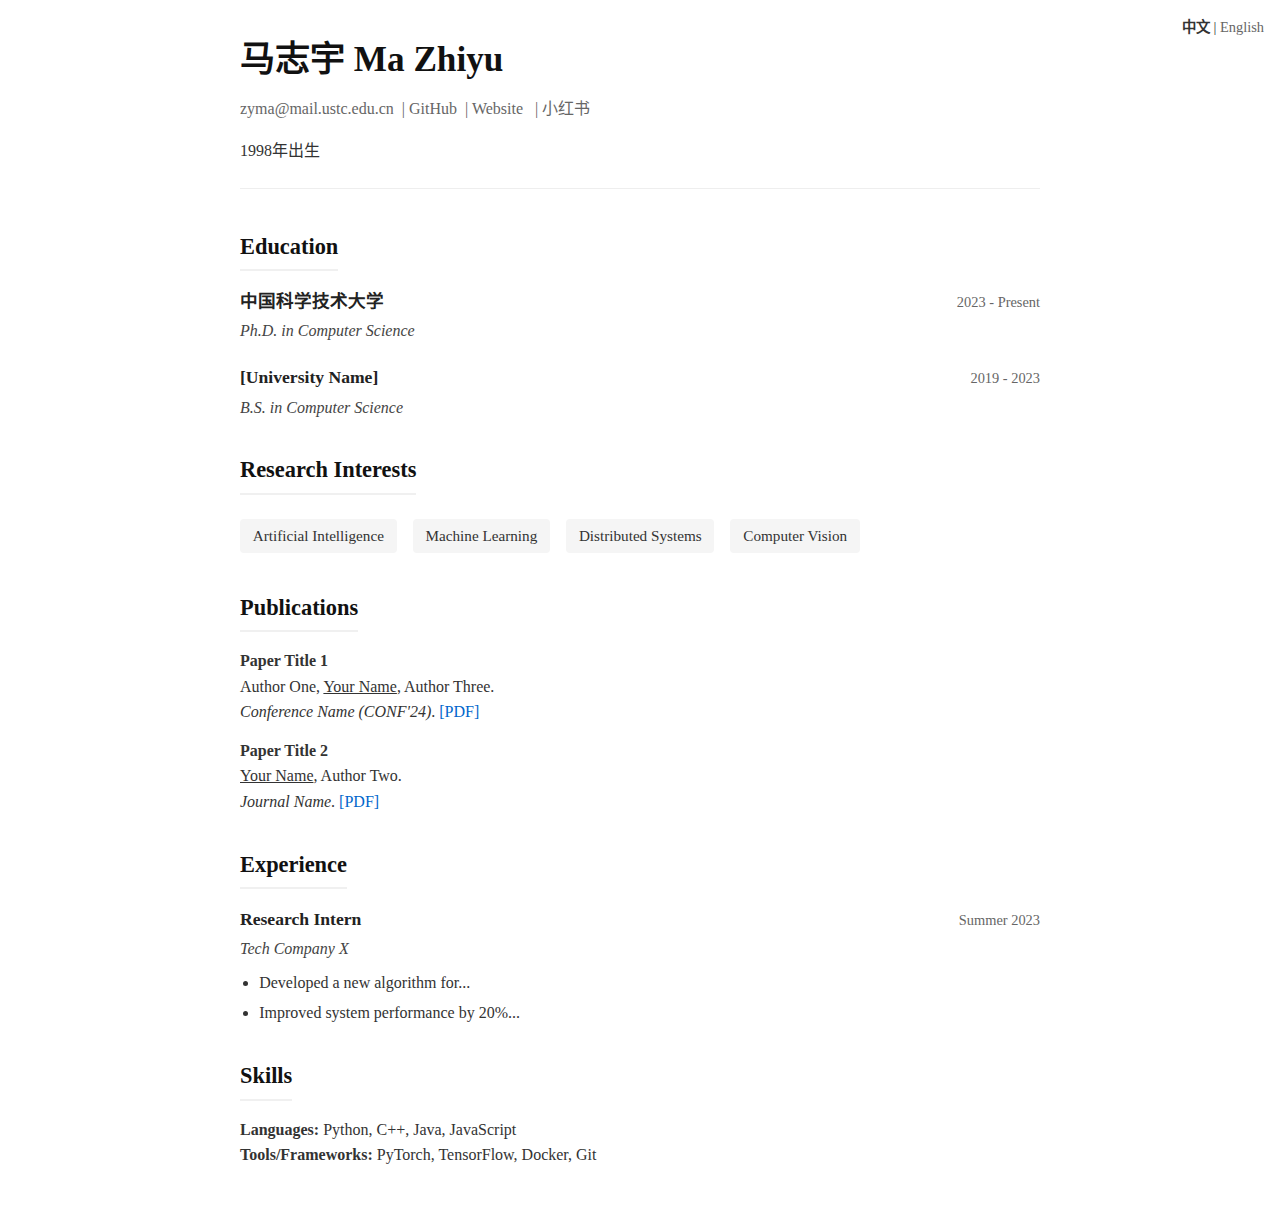
<file: index.html>
<!DOCTYPE html>
<html lang="zh-CN">

<head>
    <meta charset="UTF-8">
    <meta name="viewport" content="width=device-width, initial-scale=1.0">
    <title>马志宇 Ma Zhiyu</title>
    <link rel="stylesheet" href="style.css">
    <style>
        .lang-switch {
            position: absolute;
            top: 1rem;
            right: 1rem;
            font-size: 0.9rem;
        }

        .lang-switch a {
            color: #666;
            text-decoration: none;
        }

        .lang-switch a:hover {
            color: #0066cc;
            text-decoration: underline;
        }

        /* Mobile adjustment for lang switch */
        @media (max-width: 600px) {
            .lang-switch {
                position: static;
                text-align: right;
                margin-bottom: 0.5rem;
            }
        }
    </style>
</head>

<body>
    <div class="container">
        <div class="lang-switch">
            <strong>中文</strong> | <a href="index_en.html">English</a>
        </div>
        <header class="resume-header">
            <h1>马志宇 Ma Zhiyu</h1>
            <p class="contact-info">
                <a href="mailto:zyma@mail.ustc.edu.cn">zyma@mail.ustc.edu.cn</a>|
                <a href="https://github.com/zhiyongm">GitHub</a>|
                <a href="https://mazhiyu.top">Website</a> |
                <a href="https://www.xiaohongshu.com/user/profile/6282859f000000002102090c">小红书</a>
            </p>
            <p class="bio">
                1998年出生
            </p>
        </header>

        <section class="section">
            <h2>Education</h2>
            <div class="item">
                <div class="item-header">
                    <h3>中国科学技术大学</h3>
                    <span class="date">2023 - Present</span>
                </div>
                <p class="degree">Ph.D. in Computer Science</p>
            </div>
            <div class="item">
                <div class="item-header">
                    <h3>[University Name]</h3>
                    <span class="date">2019 - 2023</span>
                </div>
                <p class="degree">B.S. in Computer Science</p>
            </div>
        </section>

        <section class="section">
            <h2>Research Interests</h2>
            <ul class="interests-list">
                <li>Artificial Intelligence</li>
                <li>Machine Learning</li>
                <li>Distributed Systems</li>
                <li>Computer Vision</li>
            </ul>
        </section>

        <section class="section">
            <h2>Publications</h2>
            <div class="publication">
                <p>
                    <strong>Paper Title 1</strong><br>
                    Author One, <u>Your Name</u>, Author Three.<br>
                    <em>Conference Name (CONF'24)</em>. <a href="#">[PDF]</a>
                </p>
            </div>
            <div class="publication">
                <p>
                    <strong>Paper Title 2</strong><br>
                    <u>Your Name</u>, Author Two.<br>
                    <em>Journal Name</em>. <a href="#">[PDF]</a>
                </p>
            </div>
        </section>

        <section class="section">
            <h2>Experience</h2>
            <div class="item">
                <div class="item-header">
                    <h3>Research Intern</h3>
                    <span class="date">Summer 2023</span>
                </div>
                <p class="company">Tech Company X</p>
                <ul class="details">
                    <li>Developed a new algorithm for...</li>
                    <li>Improved system performance by 20%...</li>
                </ul>
            </div>
        </section>

        <section class="section">
            <h2>Skills</h2>
            <p><strong>Languages:</strong> Python, C++, Java, JavaScript</p>
            <p><strong>Tools/Frameworks:</strong> PyTorch, TensorFlow, Docker, Git</p>
        </section>
    </div>
</body>

</html>
</file>
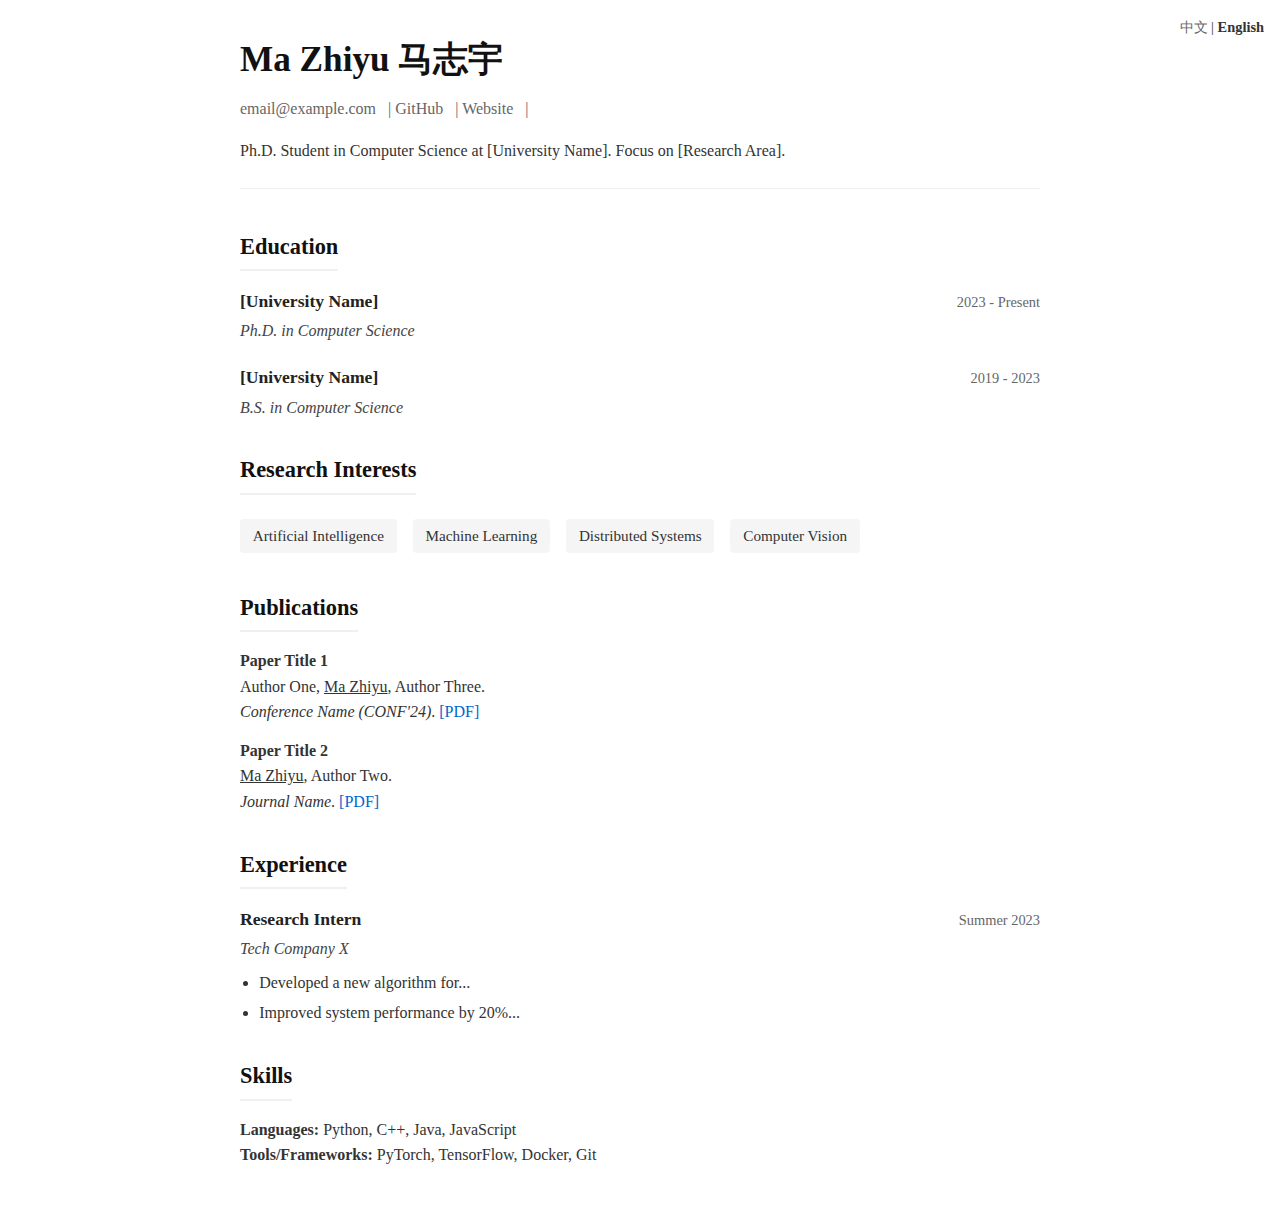
<file: index_en.html>
<!DOCTYPE html>
<html lang="en">

<head>
    <meta charset="UTF-8">
    <meta name="viewport" content="width=device-width, initial-scale=1.0">
    <title>Ma Zhiyu</title>
    <link rel="stylesheet" href="style.css">
    <style>
        .lang-switch {
            position: absolute;
            top: 1rem;
            right: 1rem;
            font-size: 0.9rem;
        }

        .lang-switch a {
            color: #666;
            text-decoration: none;
        }

        .lang-switch a:hover {
            color: #0066cc;
            text-decoration: underline;
        }

        /* Mobile adjustment for lang switch */
        @media (max-width: 600px) {
            .lang-switch {
                position: static;
                text-align: right;
                margin-bottom: 0.5rem;
            }
        }
    </style>
</head>

<body>
    <div class="container">
        <div class="lang-switch">
            <a href="index.html">中文</a> | <strong>English</strong>
        </div>
        <header class="resume-header">
            <h1>Ma Zhiyu 马志宇</h1>
            <p class="contact-info">
                <a href="mailto:email@example.com">email@example.com</a> |
                <a href="https://github.com/yourusername">GitHub</a> |
                <a href="https://yourwebsite.com">Website</a> |
            </p>
            <p class="bio">
                Ph.D. Student in Computer Science at [University Name]. Focus on [Research Area].
            </p>
        </header>

        <section class="section">
            <h2>Education</h2>
            <div class="item">
                <div class="item-header">
                    <h3>[University Name]</h3>
                    <span class="date">2023 - Present</span>
                </div>
                <p class="degree">Ph.D. in Computer Science</p>
            </div>
            <div class="item">
                <div class="item-header">
                    <h3>[University Name]</h3>
                    <span class="date">2019 - 2023</span>
                </div>
                <p class="degree">B.S. in Computer Science</p>
            </div>
        </section>

        <section class="section">
            <h2>Research Interests</h2>
            <ul class="interests-list">
                <li>Artificial Intelligence</li>
                <li>Machine Learning</li>
                <li>Distributed Systems</li>
                <li>Computer Vision</li>
            </ul>
        </section>

        <section class="section">
            <h2>Publications</h2>
            <div class="publication">
                <p>
                    <strong>Paper Title 1</strong><br>
                    Author One, <u>Ma Zhiyu</u>, Author Three.<br>
                    <em>Conference Name (CONF'24)</em>. <a href="#">[PDF]</a>
                </p>
            </div>
            <div class="publication">
                <p>
                    <strong>Paper Title 2</strong><br>
                    <u>Ma Zhiyu</u>, Author Two.<br>
                    <em>Journal Name</em>. <a href="#">[PDF]</a>
                </p>
            </div>
        </section>

        <section class="section">
            <h2>Experience</h2>
            <div class="item">
                <div class="item-header">
                    <h3>Research Intern</h3>
                    <span class="date">Summer 2023</span>
                </div>
                <p class="company">Tech Company X</p>
                <ul class="details">
                    <li>Developed a new algorithm for...</li>
                    <li>Improved system performance by 20%...</li>
                </ul>
            </div>
        </section>

        <section class="section">
            <h2>Skills</h2>
            <p><strong>Languages:</strong> Python, C++, Java, JavaScript</p>
            <p><strong>Tools/Frameworks:</strong> PyTorch, TensorFlow, Docker, Git</p>
        </section>
    </div>
</body>

</html>
</file>
<file: style.css>
/* Base Reset and Typography */
:root {
    --text-color: #333;
    --secondary-color: #666;
    --link-color: #0066cc;
    --border-color: #eee;
    --font-family: -apple-system, BlinkMacSystemFont, "Segoe UI", Roboto, Helvetica, Arial, sans-serif;
}

* {
    --font-family: "Songti SC", "SimSun", "STSong", serif;
}

* {
    box-sizing: border-box;
    margin: 0;
    padding: 0;
}

body {
    font-family: var(--font-family);
    line-height: 1.6;
    color: var(--text-color);
    background-color: #fff;
    padding: 2rem 1rem;
}

a {
    color: var(--link-color);
    text-decoration: none;
}

a:hover {
    text-decoration: underline;
}

/* Layout */
.container {
    max-width: 800px;
    margin: 0 auto;
}

/* Header */
.resume-header {
    text-align: left;
    margin-bottom: 2.5rem;
    padding-bottom: 1.5rem;
    border-bottom: 1px solid var(--border-color);
}

.resume-header h1 {
    font-size: 2.2rem;
    font-weight: 700;
    margin-bottom: 0.5rem;
    color: #111;
}

.contact-info {
    color: var(--secondary-color);
    font-size: 1rem;
    margin-bottom: 1rem;
}

.contact-info a {
    color: var(--secondary-color);
    text-decoration: none;
    margin-right: 0.5rem;
}

.contact-info a:hover {
    color: var(--link-color);
}

.bio {
    max-width: 600px;
}

/* Sections */
.section {
    margin-bottom: 2rem;
}

.section h2 {
    font-size: 1.4rem;
    color: #111;
    margin-bottom: 1rem;
    border-bottom: 2px solid #f0f0f0;
    /* Subtle underline for sections */
    padding-bottom: 0.3rem;
    display: inline-block;
}

/* Items (Education, Experience) */
.item {
    margin-bottom: 1.2rem;
}

.item-header {
    display: flex;
    justify-content: space-between;
    align-items: baseline;
    margin-bottom: 0.2rem;
}

.item-header h3 {
    font-size: 1.1rem;
    font-weight: 600;
    color: #222;
}

.date {
    font-size: 0.9rem;
    color: var(--secondary-color);
    white-space: nowrap;
}

.degree,
.company {
    font-style: italic;
    /* Distinctive style for sub-headers */
    color: #444;
}

/* Publications */
.publication {
    margin-bottom: 0.8rem;
}

.publication p {
    margin-bottom: 0;
}

/* Lists */
ul {
    padding-left: 1.2rem;
    margin-top: 0.5rem;
}

li {
    margin-bottom: 0.3rem;
}

.interests-list {
    list-style: none;
    /* Cleaner look for interests */
    padding-left: 0;
    display: flex;
    flex-wrap: wrap;
    gap: 1rem;
}

.interests-list li {
    background: #f5f5f5;
    padding: 0.3rem 0.8rem;
    border-radius: 4px;
    font-size: 0.95rem;
}

/* Print Tweaks */
@media print {
    body {
        padding: 0;
    }

    .container {
        max-width: 100%;
    }

    a {
        text-decoration: none;
        color: #000;
    }
}
</file>
